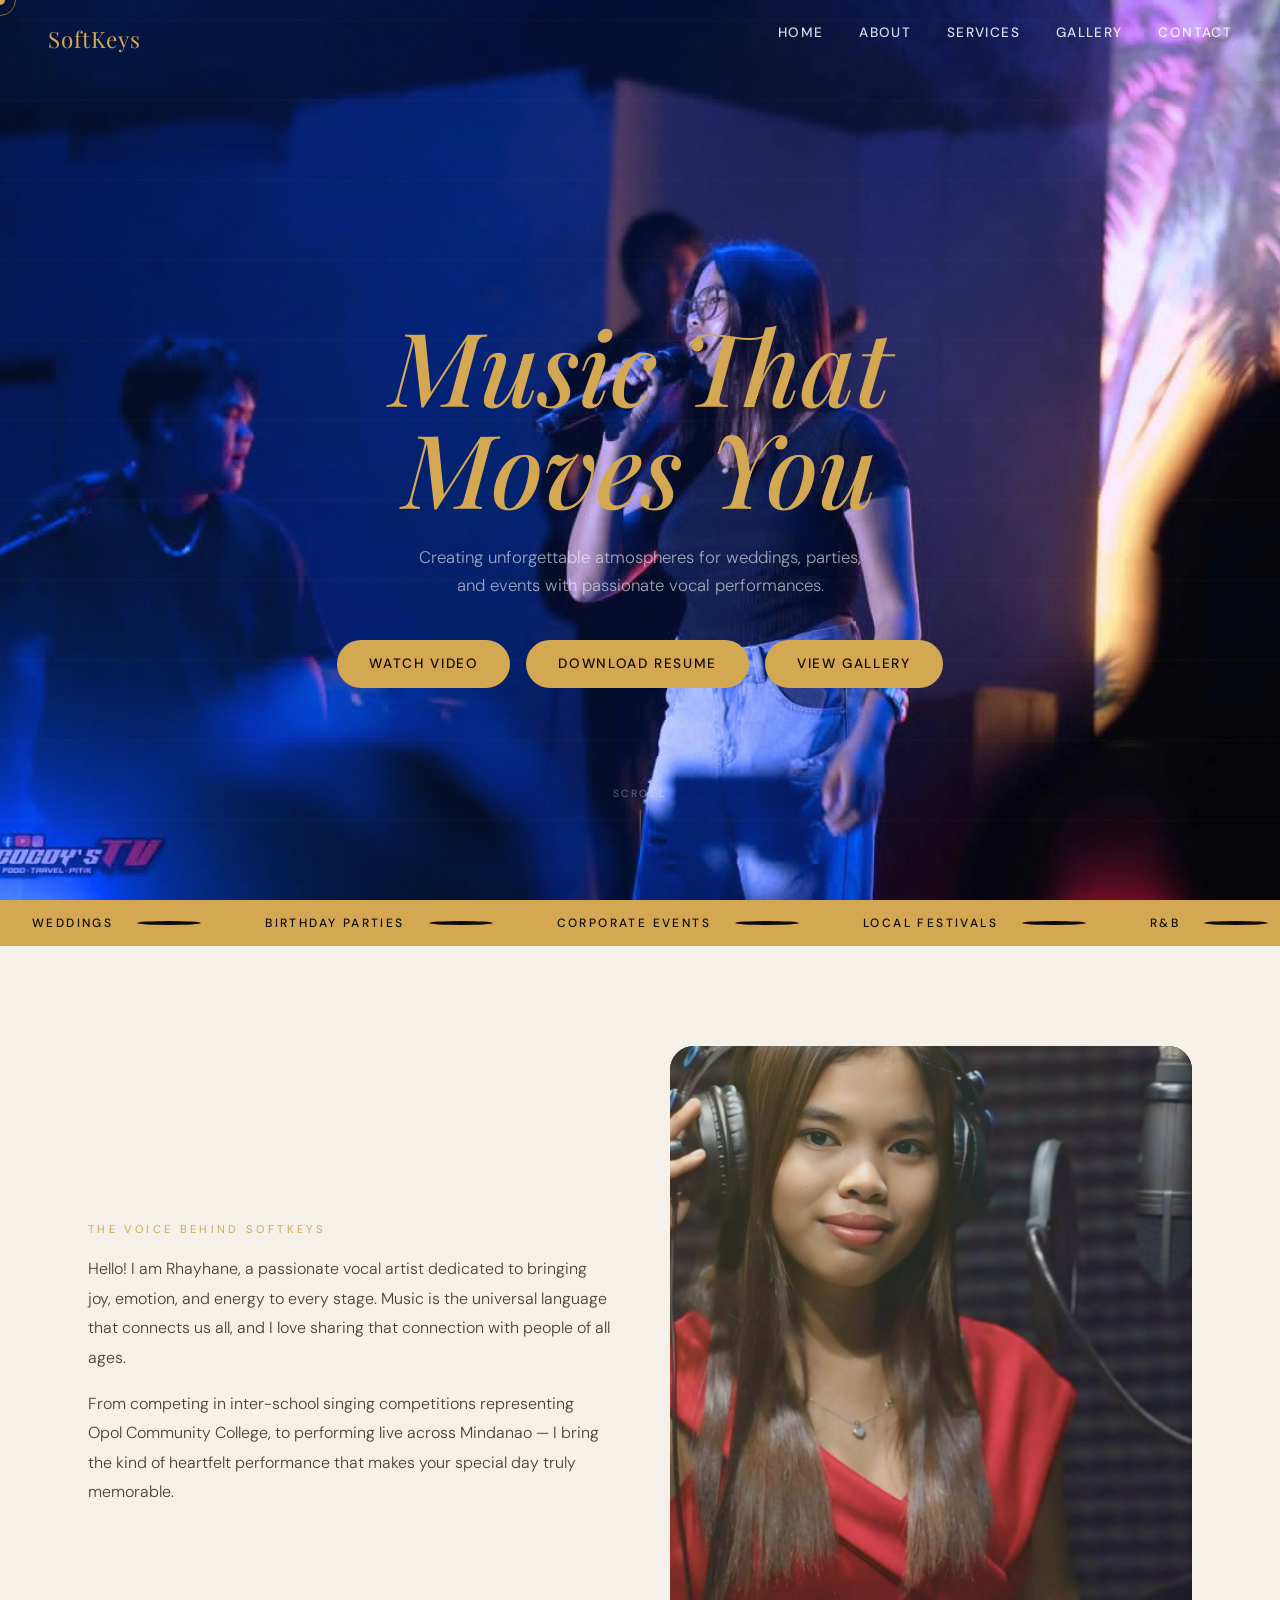
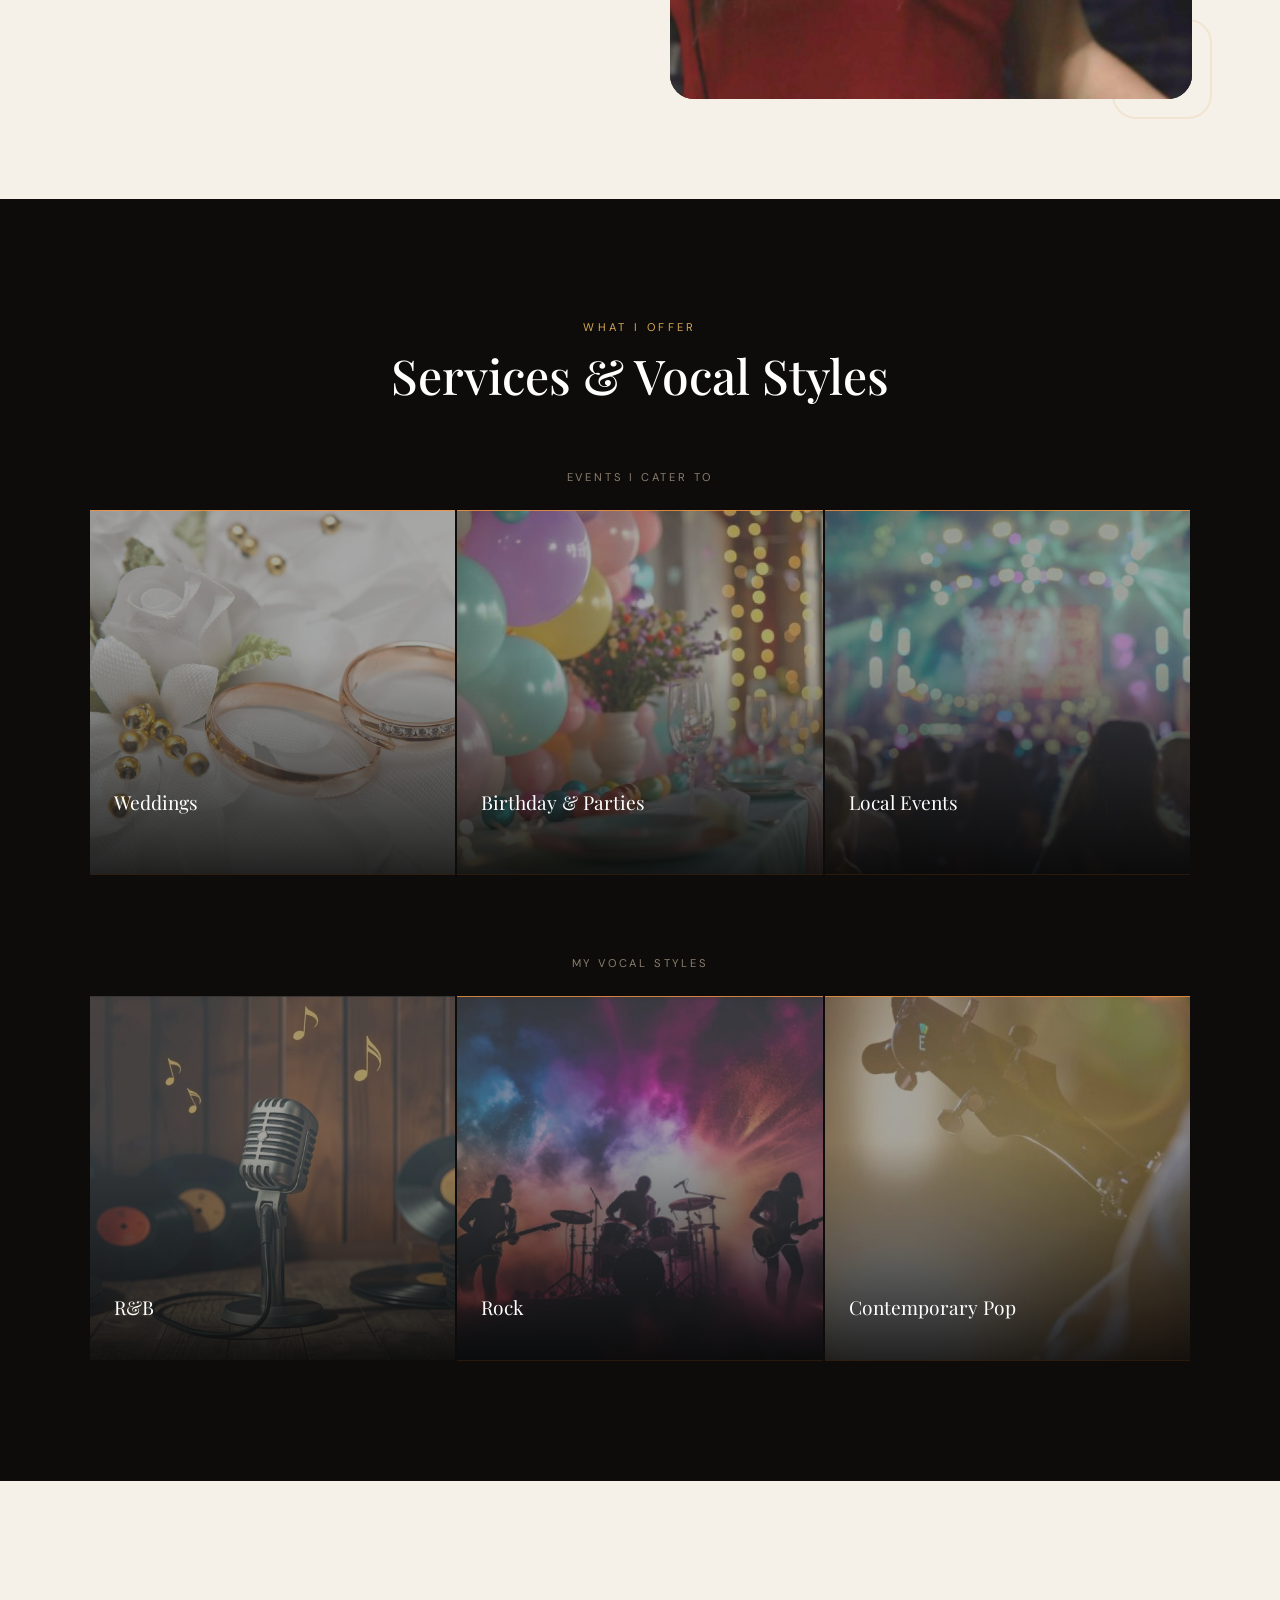
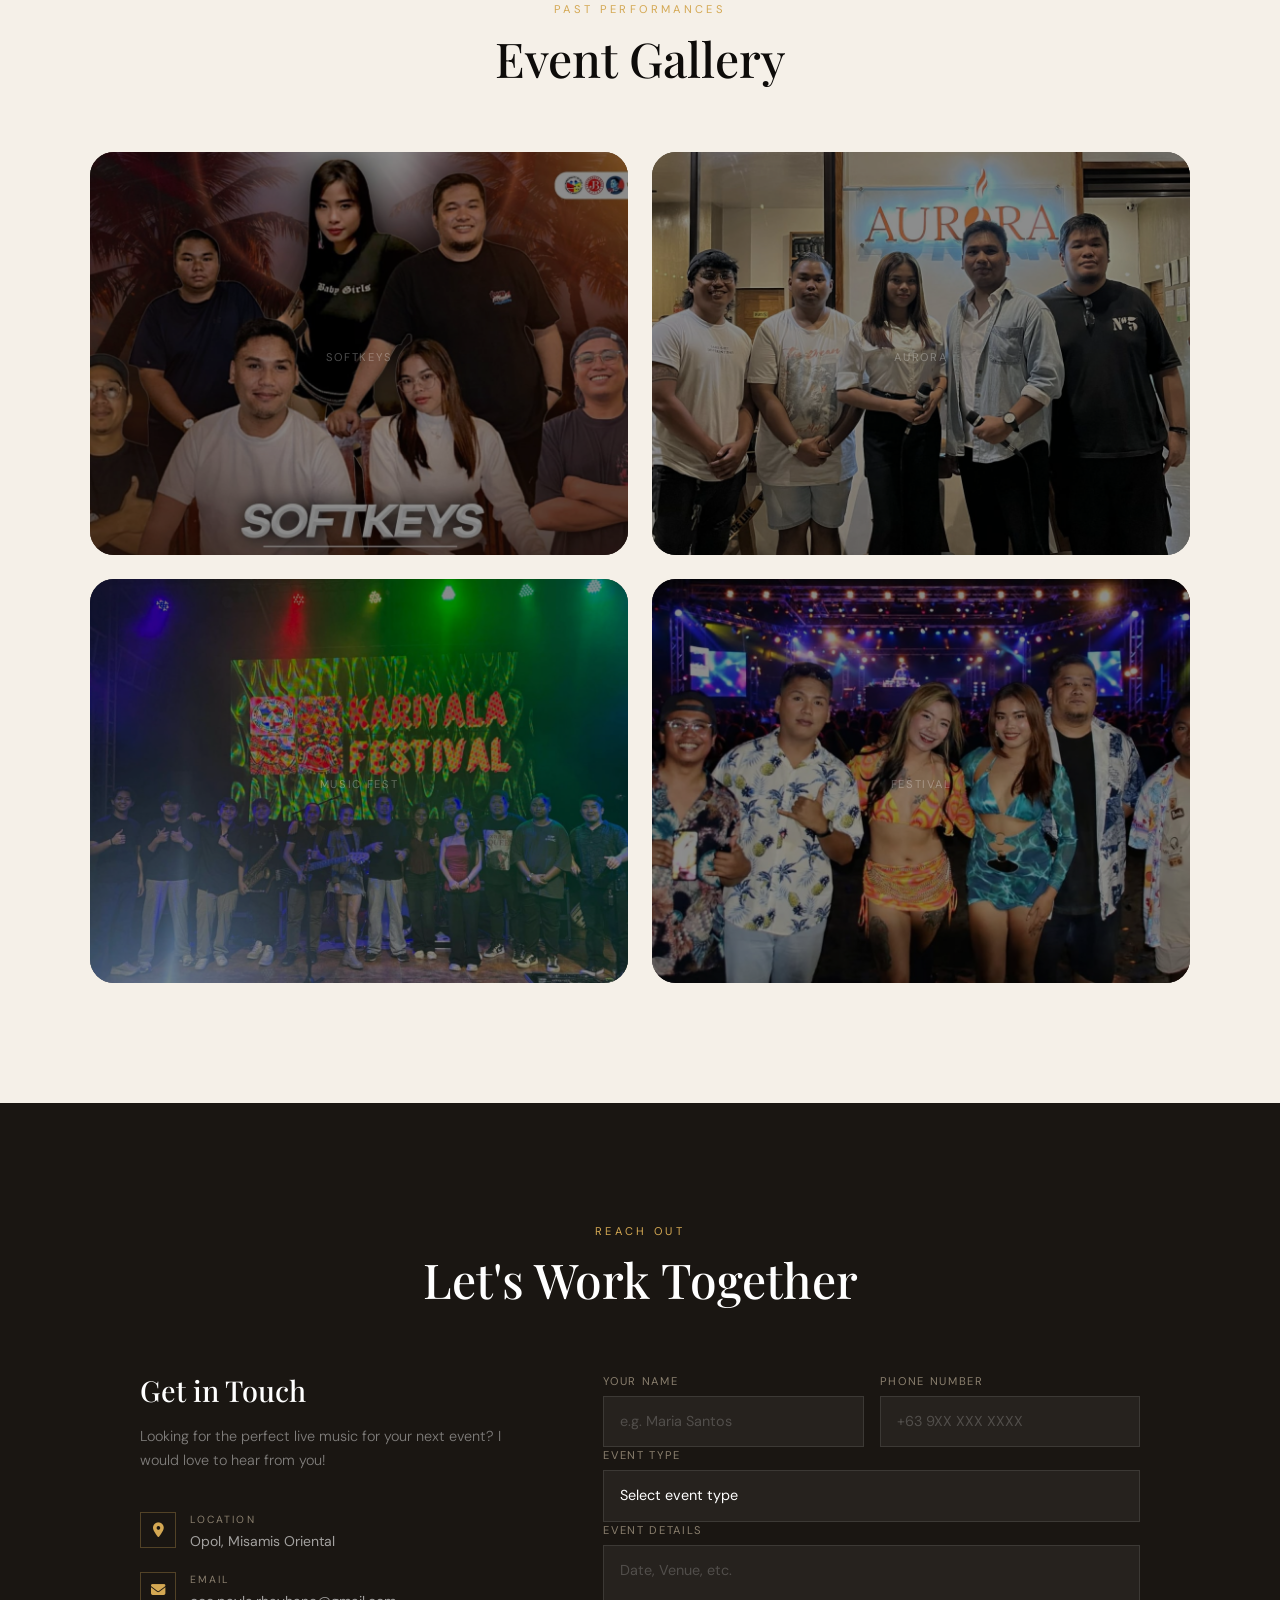
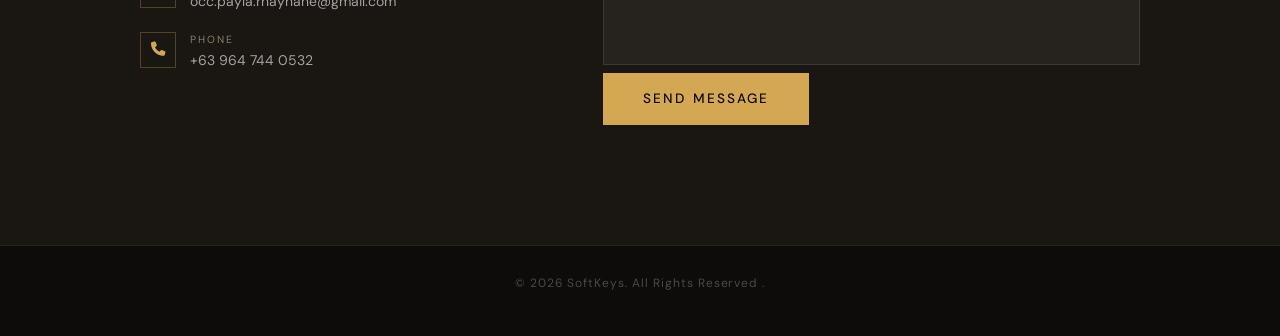
<file: index.html>
<!DOCTYPE html>
<html lang="en">
<head>
<meta charset="UTF-8">
<meta name="viewport" content="width=device-width, initial-scale=1.0">
<title>SoftKeys — Music That Moves You</title>
<link rel="preconnect" href="https://fonts.googleapis.com">
<link href="https://fonts.googleapis.com/css2?family=Playfair+Display:ital,wght@0,400;0,700;1,400&family=DM+Sans:wght@300;400;500&display=swap" rel="stylesheet">
<link rel="stylesheet"href="https://cdn.jsdelivr.net/npm/bootstrap@5.3.3/dist/css/bootstrap.min.css">
<link rel="stylesheet"href="https://cdnjs.cloudflare.com/ajax/libs/font-awesome/6.5.1/css/all.min.css">
<link rel="stylesheet" href="style.css">
</head>
<body>

<!-- Custom cursor -->
<div class="cursor" id="cursor"></div>
<div class="cursor-follower" id="cursorFollower"></div>
<nav id="nav">
  <a href="#hero" class="nav-logo">SoftKeys</a>
  <ul class="nav-links">
    <li><a href="#hero">Home</a></li>
    <li><a href="#about">About</a></li>
    <li><a href="#services">Services</a></li>
    <li><a href="#gallery">Gallery</a></li>
    <li><a href="#contact">Contact</a></li>
  </ul>
  <div class="hamburger" id="hamburger">
    <span></span><span></span><span></span>
  </div>
</nav>

<!-- HERO -->
<section id="hero">
  <div class="hero-bg" style="background-image: url('hero-background.jpg'); background-size: cover; background-position: center;"></div>
  <div class="hero-noise"></div>
  <div class="hero-lines"></div>
  <div class="hero-content">
    <h1 class="hero-title"><br><em>Music That Moves You</em></h1>
    <p class="hero-sub">Creating unforgettable atmospheres for weddings, parties,<br>and events with passionate vocal performances.</p>
    <div class="hero-btns">
      <a href="video.html" class="btn-primary">Watch Video</a>
      <a href="resume.html" class="btn-primary">Download Resume</a>
      <a href="#gallery" class="btn-primary">View Gallery</a>
    </div>
  </div>
  <div class="scroll-hint">
    <span>Scroll</span>
    <div class="scroll-line"></div>
  </div>
</section>

<!-- MARQUEE -->
<div class="marquee-wrap">
  <div class="marquee-track">
    <span>Weddings <span class="marquee-dot"></span></span>
    <span>Birthday Parties <span class="marquee-dot"></span></span>
    <span>Corporate Events <span class="marquee-dot"></span></span>
    <span>Local Festivals <span class="marquee-dot"></span></span>
    <span>R&amp;B <span class="marquee-dot"></span></span>
    <span>Rock <span class="marquee-dot"></span></span>
    <span>Contemporary Pop <span class="marquee-dot"></span></span>
    <span>OPM <span class="marquee-dot"></span></span>
    <span>Weddings <span class="marquee-dot"></span></span>
    <span>Birthday Parties <span class="marquee-dot"></span></span>
    <span>Corporate Events <span class="marquee-dot"></span></span>
    <span>Local Festivals <span class="marquee-dot"></span></span>
    <span>R&amp;B <span class="marquee-dot"></span></span>
    <span>Rock <span class="marquee-dot"></span></span>
    <span>Contemporary Pop <span class="marquee-dot"></span></span>
    <span>OPM <span class="marquee-dot"></span></span>
  </div>
</div>

<!-- ABOUT -->
<section id="about">
  <div class="about-content reveal">
    <p class="about-label">The Voice Behind SoftKeys</p>
    <p class="about-text">
      Hello! I am Rhayhane, a passionate vocal artist dedicated to bringing joy, emotion, and energy to every stage. Music is the universal language that connects us all, and I love sharing that connection with people of all ages.
    </p>
    <p class="about-text">
      From competing in inter-school singing competitions representing Opol Community College, to performing live across Mindanao — I bring the kind of heartfelt performance that makes your special day truly memorable.
    </p>
  </div>
  <div class="about-img-wrap reveal reveal-delay-1">
    <div class="about-img-frame">
      <div class="about-img-inner">
        <img src="profile.jpg" alt="Rhayhane - Vocal Artist" class="about-img">
      </div>
    </div>
    <div class="about-accent"></div>
  </div>
</section>

<!-- SERVICES -->
<section id="services">
  <div class="section-header reveal">
    <p class="section-label">What I Offer</p>
    <h2 class="section-title">Services &amp; Vocal Styles</h2>
  </div>

  <p style="text-align:center; font-size:0.7rem; letter-spacing:0.25em; text-transform:uppercase; color:var(--text-muted); margin-bottom:24px;" class="reveal">Events I Cater To</p>

  <div class="services-grid">
    <div class="service-card s1 reveal">
      <img src="s1.jpg" alt="Weddings" class="service-bg-img">
      <div class="service-overlay"></div>
      <div class="service-icon"></div>
      <div class="service-info">
        <div class="service-name">Weddings</div>
        <div class="service-desc">Romantic, timeless performances that make your special day unforgettable.</div>
      </div>
    </div>
    <div class="service-card s2 reveal reveal-delay-1">
      <img src="s2.jpg" alt="Weddings" class="service-bg-img">
      <div class="service-overlay"></div>
      <div class="service-icon"></div>
      <div class="service-info">
        <div class="service-name">Birthday & Parties</div>
        <div class="service-desc">High-energy sets that get everyone on the dance floor all night long.</div>
      </div>
    </div>
    <div class="service-card s3 reveal reveal-delay-2">
      <img src="s3.jpg" alt="Weddings" class="service-bg-img">
      <div class="service-overlay"></div>
      <div class="service-icon"></div>
      <div class="service-info">
        <div class="service-name">Local Events</div>
        <div class="service-desc">Festival stages, community gatherings, and city celebrations.</div>
      </div>
    </div>
  </div>

  <p style="text-align:center; font-size:0.7rem; letter-spacing:0.25em; text-transform:uppercase; color:var(--text-muted); margin: 48px 0 24px;" class="reveal">My Vocal Styles</p>

 <div class="services-grid reveal" style="max-width:1100px; margin:0 auto;">
    <div class="service-card s1 reveal">
      <img src="RNB.jpg" alt="Weddings" class="service-bg-img">
      <div class="service-overlay"></div>
      <div class="service-icon"></div>
      <div class="service-info">
        <div class="service-name">R&amp;B</div>
        <div class="service-desc">Soulful &amp; Smooth</div>
      </div>
    </div>
    <div class="service-card s2 reveal reveal-delay-1">
      <img src="Rock.jpg" alt="Weddings" class="service-bg-img">
      <div class="service-overlay"></div>
      <div class="service-icon"></div>
      <div class="service-info">
        <div class="service-name">Rock</div>
        <div class="service-desc">Powerful &amp; Raw</div>
      </div>
    </div>
    <div class="service-card s3 reveal reveal-delay-2">
      <img src="contemporary.jpg" alt="Weddings" class="service-bg-img">
      <div class="service-overlay"></div>
      <div class="service-icon"></div>
      <div class="service-info">
        <div class="service-name">Contemporary Pop</div>
        <div class="service-desc">Fresh &amp; Catchy</div>
      </div>
    </div>
</div>
</section>

<!-- GALLERY -->
<section id="gallery">
  <div class="section-header reveal">
    <p class="section-label">Past Performances</p>
    <h2 class="section-title dark">Event Gallery</h2>
  </div>
  
  <div class="gallery-grid">
    <div class="gal-item g1 reveal" onclick="window.location.href='softkeys.html'">
      <div class="gal-inner">
        <img src="softkeys.jpg" alt="SoftKeys" class="gallery-img">
        <div class="gal-placeholder">
          <span class="gal-emoji"></span>
          <span class="gal-cap">SoftKeys</span>
        </div>
        <div class="gal-overlay"></div>
        <div class="softkeys-badge">SoftKeys</div>
      </div>
    </div>
    

    <div class="gal-item g2 reveal reveal-delay-1" onclick="window.location.href='Aurora.html'">
      <div class="gal-inner">
        <img src="AURORA.jpg" alt="Singing Competition" class="gallery-img">
        <div class="gal-placeholder">
          <span class="gal-emoji"></span>
          <span class="gal-cap">Aurora</span>
        </div>
        <div class="gal-overlay"></div>
        <div class="softkeys-badge">SoftKeys</div>
      </div>
    </div>
    

    <div class="gal-item g3 reveal reveal-delay-2" onclick="window.location.href='Frolic.html'">
      <div class="gal-inner">
        <img src="Music.jpg" alt="Live Performance" class="gallery-img">
        <div class="gal-placeholder">
          <span class="gal-emoji"></span>
          <span class="gal-cap">Music Fest</span>
        </div>
        <div class="gal-overlay"></div>
        <div class="softkeys-badge">SoftKeys</div>
      </div>
    </div>
    
  
    <div class="gal-item g4 reveal reveal-delay-3" onclick="window.location.href=''">
      <div class="gal-inner">
        <img src="none.jpg" alt="Festival" class="gallery-img">
        <div class="gal-placeholder">
          <span class="gal-emoji"></span>
          <span class="gal-cap">Festival</span>
        </div>
        <div class="gal-overlay"></div>
        <div class="softkeys-badge">SoftKeys</div>
      </div>
    </div>
  </div>
</section>

<!-- CONTACT -->
<section id="contact">
  <div class="section-header reveal">
    <p class="section-label">Reach Out</p>
    <h2 class="section-title">Let's Work Together</h2>
  </div>
  <div class="contact-wrap">
    <div class="reveal">
      <h3 class="contact-info-title">Get in Touch</h3>
      <p class="contact-info-sub">Looking for the perfect live music for your next event? I would love to hear from you!</p>
      <div class="contact-detail">
        <div class="contact-detail-icon"><i class="fa-solid fa-location-dot"></i></div>
        <div class="contact-detail-text">
          <div class="contact-detail-label">Location</div>
          Opol, Misamis Oriental
        </div>
      </div>
      <div class="contact-detail">
        <div class="contact-detail-icon"><i class="fa fa-envelope"></i></div>
        <div class="contact-detail-text">
          <div class="contact-detail-label">Email</div>
          occ.payla.rhayhane@gmail.com
        </div>
      </div>
      <div class="contact-detail">
        <div class="contact-detail-icon"><i class="fa fa-phone"></i></div>
        <div class="contact-detail-text">
          <div class="contact-detail-label">Phone</div>
          +63 964 744 0532
        </div>
      </div>
    </div>
    <div class="contact-form reveal reveal-delay-1">
      <form id="contactForm">
        <div class="form-row">
          <div class="form-group">
            <label>Your Name</label>
            <input type="text" id="userName" placeholder="e.g. Maria Santos" required>
          </div>
          <div class="form-group">
            <label>Phone Number</label>
            <input type="tel" id="userPhone" placeholder="+63 9XX XXX XXXX" required>
          </div>
        </div>
        <div class="form-group">
          <label>Event Type</label>
          <select id="eventType" required>
            <option value="" disabled selected>Select event type</option>
            <option>Wedding</option>
            <option>Birthday Party</option>
            <option>Corporate Event</option>
            <option>Local Festival</option>
            <option>Other</option>
          </select>
        </div>
        <div class="form-group">
          <label>Event Details</label>
          <textarea id="eventDetails" placeholder="Date, Venue, etc." required></textarea>
        </div>
        <button type="submit" class="btn-submit">Send Message</button>
      </form>
    </div>
  </div>
</section>

<!-- Success Modal Popup -->
<div id="successModal" class="success-modal">
  <div class="success-modal-content">
    <div class="success-icon">✓</div>
    <h3>Message Sent Successfully!</h3>
    <p>Thank you for reaching out. I'll get back to you within 24 hours.</p>
    <button class="success-close-btn" id="closeSuccessBtn">Close</button>
  </div>
</div>
<script src="js.js"></script>

<!-- FOOTER -->
<footer>
  <!-- <div class="footer-logo">SoftKeys</div> -->
  <p class="footer-copy">© 2026 SoftKeys. All Rights Reserved .</p>
</footer>
</body>
</html>
</file>
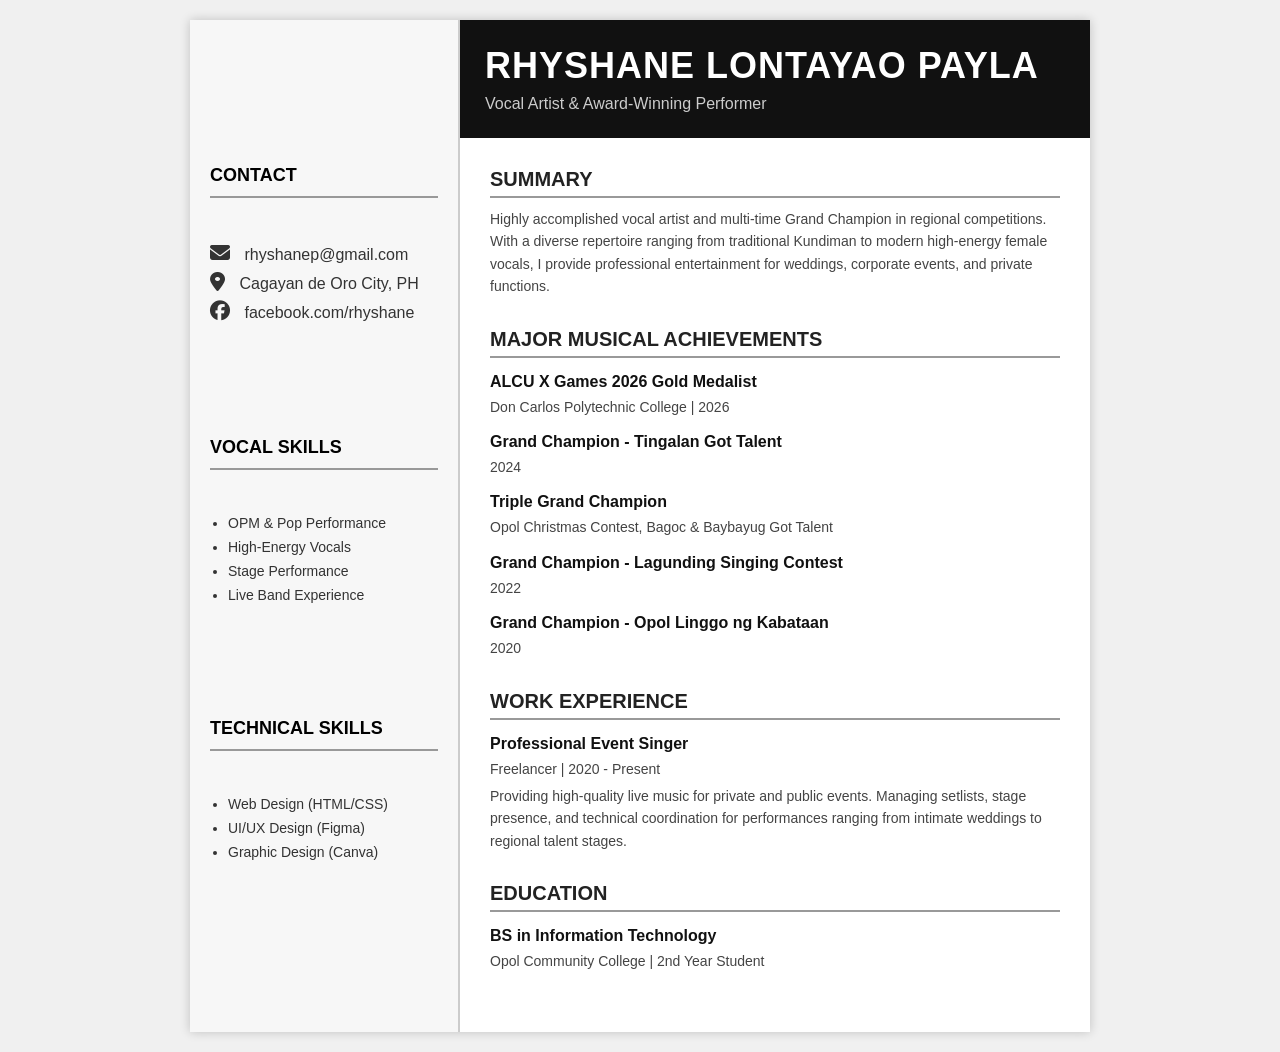
<file: resume.html>
<!DOCTYPE html>
<html lang="en">
<head>
  <meta charset="UTF-8">
  <meta name="viewport" content="width=device-width, initial-scale=1.0">
  <link rel="stylesheet" href="https://cdnjs.cloudflare.com/ajax/libs/font-awesome/6.5.1/css/all.min.css">
  <title>Resume</title>

  <style>
    *{
      margin:0;
      padding:0;
      box-sizing:border-box;
      font-family: Arial, sans-serif;
    }

    body{
      background:#f0f0f0;
      padding:20px;
    }

    .resume{
      max-width:900px;
      margin:auto;
      background:#fff;
      display:grid;
      grid-template-columns: 30% 70%;
      box-shadow:0 0 10px rgba(0,0,0,0.2);
    }

    /* LEFT SIDE */
    .left{
      background:#f7f7f7;
      padding:30px 20px;
      border-right:2px solid #ccc;
    }

    .left h3{
      margin-top:115px; 
      margin-bottom:45px;
      font-size:18px;
      border-bottom:2px solid #999;
      padding-bottom:10px;
    }

    .left h3:first-child{
    margin-top:45;
    
   }

    .left p,
    .left li{
      font-size:14px;
      margin-bottom:8px;
      color:#333;
    }

    .left ul{
      padding-left:18px;
    }

    .left p{
    font-size:16px; /* text size */
    }

    .left p i{
    font-size:20px;  /* icon size */
    margin-right:10px;
    color:#333;
    }

    /* RIGHT SIDE */
    .right{
      padding:30px;
    }

    .header{
      background:#111;
      color:#fff;
      padding:25px;
      margin:-30px -30px 30px -30px;
    }

    .header h1{
      font-size:36px;
      letter-spacing:1px;
    }

    .header p{
      margin-top:8px;
      color:#ccc;
    }

    .section{
      margin-bottom:30px;
    }

    .section h2{
      font-size:20px;
      margin-bottom:10px;
      border-bottom:2px solid #999;
      padding-bottom:5px;
      color:#222;
    }

    .section h4{
      margin-top:15px;
      color:#111;
    }

    .section p{
      margin-top:5px;
      line-height:1.6;
      color:#444;
      font-size:14px;
    }

    .year{
      color:#777;
      font-size:13px;
    }

  </style>
</head>
<body>

  <div class="resume">
    <div class="left">
      <h3>CONTACT</h3>
      <p><i class="fa-solid fa-envelope"></i> rhyshanep@gmail.com</p>
      <p><i class="fa-solid fa-location-dot"></i> Cagayan de Oro City, PH</p>
      <p><i class="fa-brands fa-facebook"></i> facebook.com/rhyshane</p>
      <h3>VOCAL SKILLS</h3>
      <ul>
        <li>OPM & Pop Performance</li>
        <li>High-Energy Vocals</li>
        <li>Stage Performance</li>
        <li>Live Band Experience</li>
      </ul>
      <h3>TECHNICAL SKILLS</h3>
      <ul>
        <li>Web Design (HTML/CSS)</li>
        <li>UI/UX Design (Figma)</li>
        <li>Graphic Design (Canva)</li>
      </ul>
    </div>


    <div class="right">
      <div class="header">
        <h1>RHYSHANE LONTAYAO PAYLA</h1>
        <p>Vocal Artist & Award-Winning Performer</p>
      </div>
      <div class="section">
        <h2>SUMMARY</h2>
        <p>
          Highly accomplished vocal artist and multi-time Grand Champion
          in regional competitions. With a diverse repertoire ranging
          from traditional Kundiman to modern high-energy female vocals,
          I provide professional entertainment for weddings, corporate
          events, and private functions.
        </p>
      </div>
      <div class="section">
        <h2>MAJOR MUSICAL ACHIEVEMENTS</h2>
        <h4>ALCU X Games 2026 Gold Medalist</h4>
        <p class="year">Don Carlos Polytechnic College | 2026</p>
        <h4>Grand Champion - Tingalan Got Talent</h4>
        <p class="year">2024</p>
        <h4>Triple Grand Champion</h4>
        <p class="year">Opol Christmas Contest, Bagoc & Baybayug Got Talent</p>
        <h4>Grand Champion - Lagunding Singing Contest</h4>
        <p class="year">2022</p>
        <h4>Grand Champion - Opol Linggo ng Kabataan</h4>
        <p class="year">2020</p>
      </div>
      <div class="section">
        <h2>WORK EXPERIENCE</h2>
        <h4>Professional Event Singer</h4>
        <p class="year">Freelancer | 2020 - Present</p>
        <p>
          Providing high-quality live music for private and public events.
          Managing setlists, stage presence, and technical coordination
          for performances ranging from intimate weddings to regional talent stages.
        </p>
      </div>
      <div class="section">
        <h2>EDUCATION</h2>
        <h4>BS in Information Technology</h4>
        <p class="year">Opol Community College | 2nd Year Student</p>
      </div>
    </div>
  </div>

</body>
</html>
</file>
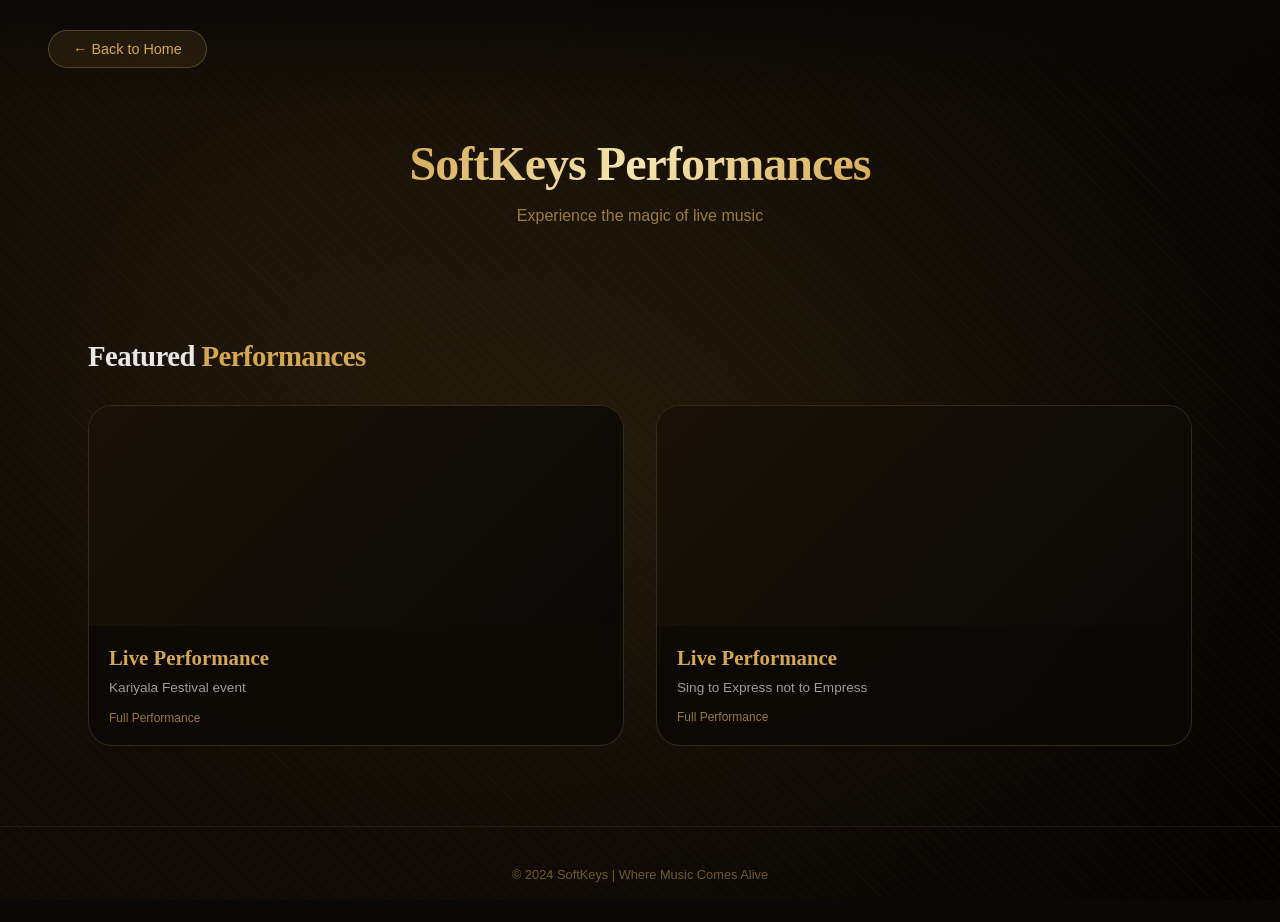
<file: video.html>
<!DOCTYPE html>
<html lang="en">
<head>
    <meta charset="UTF-8">
    <meta name="viewport" content="width=device-width, initial-scale=1.0">
    <title>Watch Video - SoftKeys</title>
    <style>
        * {
            margin: 0;
            padding: 0;
            box-sizing: border-box;
        }

        body {
            font-family: 'Poppins', sans-serif;
            background: #0a0806; 
            min-height: 100vh;
        }

        .golden-bg {
            position: fixed;
            top: 0;
            left: 0;
            width: 100%;
            height: 100%;
            z-index: -2;
            background: radial-gradient(circle at 20% 30%, #1a1208 0%, #050302 100%);
        }

        .golden-bg::before {
            content: '';
            position: absolute;
            top: 0;
            left: 0;
            width: 100%;
            height: 100%;
            background: repeating-linear-gradient(
                45deg,
                rgba(212, 168, 83, 0.02) 0px,
                rgba(212, 168, 83, 0.02) 2px,
                transparent 2px,
                transparent 8px
            );
            pointer-events: none;
        }

        .golden-bg::after {
            content: '';
            position: absolute;
            top: 0;
            left: 0;
            width: 100%;
            height: 100%;
            background: radial-gradient(ellipse at 50% 50%, rgba(212,168,83,0.08) 0%, transparent 70%);
            pointer-events: none;
        }

        .video-header {
            padding: 30px 48px;
            background: linear-gradient(180deg, rgba(10,8,6,0.95) 0%, rgba(10,8,6,0) 100%);
            position: fixed;
            top: 0;
            left: 0;
            right: 0;
            z-index: 100;
        }

        .back-btn {
            color: #d4a853;
            text-decoration: none;
            font-size: 0.9rem;
            font-weight: 500;
            background: rgba(212, 168, 83, 0.1);
            backdrop-filter: blur(10px);
            padding: 10px 24px;
            border-radius: 40px;
            border: 1px solid rgba(212, 168, 83, 0.3);
            transition: all 0.3s ease;
            display: inline-flex;
            align-items: center;
            gap: 8px;
        }

        .back-btn:hover {
            background: #d4a853;
            color: #0a0806;
            border-color: transparent;
        }

        .hero-section {
            height: 40vh;
            display: flex;
            align-items: center;
            justify-content: center;
            text-align: center;
            position: relative;
        }

        .hero-content h1 {
            font-size: 3rem;
            font-weight: 600;
            font-family: 'Playfair Display', serif;
            background: linear-gradient(135deg, #d4a853 0%, #f5e6b0 50%, #d4a853 100%);
            -webkit-background-clip: text;
            -webkit-text-fill-color: transparent;
            margin-bottom: 16px;
            letter-spacing: -0.02em;
        }

        .hero-content p {
            color: rgba(212, 168, 83, 0.7);
            font-size: 1rem;
            font-weight: 300;
        }

        .video-selection {
            max-width: 1200px;
            margin: -20px auto 80px;
            padding: 0 48px;
            position: relative;
            z-index: 10;
        }

        .section-title {
            color: #d4a853;
            font-size: 1.8rem;
            font-weight: 600;
            margin-bottom: 32px;
            letter-spacing: -0.02em;
            font-family: 'Playfair Display', serif;
        }

        .section-title span {
            color: rgba(255,255,255,0.9);
        }

        .video-grid {
            display: grid;
            grid-template-columns: repeat(auto-fit, minmax(300px, 1fr));
            gap: 32px;
        }

        .video-card {
            background: rgba(10, 8, 6, 0.8);
            backdrop-filter: blur(10px);
            border-radius: 24px;
            overflow: hidden;
            cursor: pointer;
            transition: all 0.4s ease;
            border: 1px solid rgba(212, 168, 83, 0.2);
            position: relative;
        }

        .video-card:hover {
            transform: translateY(-12px);
            border-color: rgba(212, 168, 83, 0.6);
            box-shadow: 0 20px 40px rgba(212, 168, 83, 0.1);
        }

        .video-thumbnail {
            position: relative;
            height: 220px;
            overflow: hidden;
            background: linear-gradient(135deg, #1a1208, #0a0806);
            display: flex;
            align-items: center;
            justify-content: center;
        }

        .video-thumbnail .no-thumb {
            color: #d4a853;
            font-size: 3rem;
            display: flex;
            align-items: center;
            justify-content: center;
            height: 100%;
        }

        .play-overlay {
            position: absolute;
            inset: 0;
            background: rgba(0,0,0,0.5);
            display: flex;
            align-items: center;
            justify-content: center;
            opacity: 0;
            transition: opacity 0.3s ease;
        }

        .video-card:hover .play-overlay {
            opacity: 1;
        }

        .play-icon {
            width: 60px;
            height: 60px;
            background: rgba(212, 168, 83, 0.9);
            border-radius: 50%;
            display: flex;
            align-items: center;
            justify-content: center;
            font-size: 24px;
            color: #0a0806;
            transition: all 0.3s;
        }

        .play-icon::before {
            content: "▶";
        }

        .play-icon:hover {
            transform: scale(1.1);
            background: #d4a853;
        }

        .video-info {
            padding: 20px;
        }

        .video-title {
            color: #d4a853;
            font-size: 1.3rem;
            font-weight: 600;
            margin-bottom: 8px;
            font-family: 'Playfair Display', serif;
        }

        .video-desc {
            color: rgba(255,255,255,0.6);
            font-size: 0.85rem;
            line-height: 1.5;
        }

        .duration {
            display: inline-block;
            margin-top: 12px;
            font-size: 0.75rem;
            color: rgba(212, 168, 83, 0.7);
        }

        .video-modal {
            display: none;
            position: fixed;
            top: 0;
            left: 0;
            width: 100%;
            height: 100%;
            background: rgba(5, 3, 2, 0.98);
            z-index: 1000;
            justify-content: center;
            align-items: center;
        }

        .video-modal.active {
            display: flex;
        }

        .modal-content {
            position: relative;
            width: 90%;
            max-width: 1000px;
        }

        .modal-content video {
            width: 100%;
            max-height: 80vh;
            border-radius: 16px;
            box-shadow: 0 0 50px rgba(212, 168, 83, 0.2);
            border: 1px solid rgba(212, 168, 83, 0.3);
            background: #000;
        }

        .close-modal {
            position: absolute;
            top: -50px;
            right: 0;
            background: rgba(212, 168, 83, 0.9);
            border: none;
            color: #0a0806;
            font-size: 24px;
            cursor: pointer;
            width: 40px;
            height: 40px;
            border-radius: 50%;
            display: flex;
            align-items: center;
            justify-content: center;
            transition: all 0.3s;
        }

        .close-modal:hover {
            transform: scale(1.1);
            background: #d4a853;
        }

        .video-footer {
            text-align: center;
            padding: 40px;
            border-top: 1px solid rgba(212, 168, 83, 0.1);
            color: rgba(212, 168, 83, 0.5);
            font-size: 0.8rem;
        }

        /* Error message */
        .video-error {
            display: none;
            text-align: center;
            color: #ff6b6b;
            margin-top: 20px;
            padding: 20px;
            background: rgba(255,0,0,0.1);
            border-radius: 12px;
        }

        @media (max-width: 768px) {
            .video-header { padding: 20px 24px; }
            .hero-section { height: 30vh; }
            .hero-content h1 { font-size: 1.8rem; }
            .video-selection { padding: 0 24px; }
            .section-title { font-size: 1.4rem; }
            .video-grid { gap: 20px; }
        }
    </style>
</head>
<body>

    <div class="golden-bg"></div>
    <div class="video-header">
        <a href="#" class="back-btn" onclick="history.back()">← Back to Home</a>
    </div>
    <div class="hero-section">
        <div class="hero-content">
            <h1>SoftKeys Performances</h1>
            <p>Experience the magic of live music</p>
        </div>
    </div>

    <div class="video-selection">
        <h2 class="section-title"><span>Featured</span> Performances</h2>
        <div class="video-grid">
           
            <!-- Video Card 1 -->
            <div class="video-card" data-video="assets/video/video.mp4">
                <div class="video-thumbnail">
                    <div class="no-thumb"></div>
                    <div class="play-overlay">
                        <div class="play-icon"></div>
                    </div>
                </div>
                <div class="video-info">
                    <div class="video-title">Live Performance</div>
                    <div class="video-desc">Kariyala Festival event</div>
                    <span class="duration">Full Performance</span>
                </div>
            </div>

            <!-- Video Card 2 -->
            <div class="video-card" data-video="assets/videos/performance2.mp4">
                <div class="video-thumbnail">
                    <div class="no-thumb"></div>
                    <div class="play-overlay">
                        <div class="play-icon"></div>
                    </div>
                </div>
                <div class="video-info">
                    <div class="video-title">Live Performance</div>
                    <div class="video-desc">Sing to Express not to Empress</div>
                    <span class="duration">Full Performance</span>
                </div>
            </div>
        </div>
    </div>

    <div class="video-footer">
        <p>© 2024 SoftKeys | Where Music Comes Alive</p>
    </div>

    <div class="video-modal" id="videoModal">
        <div class="modal-content">
            <button class="close-modal" id="closeModal">✕</button>
            <video id="mainVideo" controls>
                <source src="" type="video/mp4">
                Your browser does not support the video tag.
            </video>
            <div class="video-error" id="videoError">
                 Cannot play video. The file format may not be supported. Please try a different browser or convert the video to MP4.
            </div>
        </div>
    </div>

    <script>
        const videoCards = document.querySelectorAll('.video-card');
        const modal = document.getElementById('videoModal');
        const mainVideo = document.getElementById('mainVideo');
        const closeModal = document.getElementById('closeModal');
        const videoError = document.getElementById('videoError');

        videoCards.forEach(card => {
            card.addEventListener('click', function() {
                const videoSrc = this.getAttribute('data-video');
                
                // Hide error message
                videoError.style.display = 'none';
                
                // Set video source
                const source = mainVideo.querySelector('source');
                source.src = videoSrc;
                
                // Reload video
                mainVideo.load();
                
                // Show modal
                modal.classList.add('active');
                
                // Try to play
                const playPromise = mainVideo.play();
                
                if (playPromise !== undefined) {
                    playPromise.catch(error => {
                        console.log('Play error:', error);
                        // Show error message if video cannot play
                        if (error.name === 'NotSupportedError') {
                            videoError.style.display = 'block';
                        }
                    });
                }
                
                // Check if video has video track
                mainVideo.addEventListener('loadedmetadata', function() {
                    if (mainVideo.videoWidth === 0) {
                        console.log('Video has no video track - audio only');
                        videoError.style.display = 'block';
                        videoError.textContent = '⚠️ This file contains audio only. No video track found.';
                    }
                }, { once: true });
            });
        });

        function closeVideoModal() {
            modal.classList.remove('active');
            mainVideo.pause();
            mainVideo.currentTime = 0;
            videoError.style.display = 'none';
        }

        closeModal.addEventListener('click', closeVideoModal);

        modal.addEventListener('click', function(e) {
            if (e.target === modal) {
                closeVideoModal();
            }
        });

        document.addEventListener('keydown', function(e) {
            if (e.key === 'Escape' && modal.classList.contains('active')) {
                closeVideoModal();
            }
        });
    </script>
</body>
</html>
</file>
<file: style.css>
:root {
    --gold: #D4A853;
    --gold-light: #F0C97A;
    --dark: #0E0C0A;
    --dark2: #1A1612;
    --dark3: #252018;
    --cream: #F5F0E8;
    --text-muted: #8A7F6E;
    --orange: #E87D3E;
  }

  * { margin: 0; padding: 0; box-sizing: border-box; }

  html { scroll-behavior: smooth; }

  body {
    font-family: 'DM Sans', sans-serif;
    background: var(--cream);
    color: var(--dark);
    overflow-x: hidden;
    cursor: none;
  }

  /* Custom cursor */
  .cursor {
    width: 10px; height: 10px;
    background: var(--gold);
    border-radius: 50%;
    position: fixed;
    pointer-events: none;
    z-index: 9999;
    transition: transform 0.1s ease;
    transform: translate(-50%, -50%);
  }
  .cursor-follower {
    width: 32px; height: 32px;
    border: 1.5px solid var(--gold);
    border-radius: 50%;
    position: fixed;
    pointer-events: none;
    z-index: 9998;
    transition: transform 0.18s ease, width 0.2s, height 0.2s, opacity 0.2s;
    transform: translate(-50%, -50%);
    opacity: 0.6;
  }
  body:hover .cursor-follower { opacity: 0.6; }
  a:hover ~ .cursor-follower, button:hover ~ .cursor-follower { transform: translate(-50%,-50%) scale(1.8); }

  /* NAV */
  nav {
    position: fixed;
    top: 0; left: 0; right: 0;
    z-index: 100;
    padding: 20px 48px;
    display: flex;
    align-items: center;
    justify-content: space-between;
    transition: background 0.4s ease, padding 0.3s ease, box-shadow 0.3s;
  }
  nav.scrolled {
    background: rgba(14,12,10,0.92);
    backdrop-filter: blur(12px);
    padding: 14px 48px;
    box-shadow: 0 2px 40px rgba(0,0,0,0.3);
  }
  .nav-logo {
    font-family: 'Playfair Display', serif;
    font-size: 1.4rem;
    color: var(--gold);
    letter-spacing: 0.04em;
    text-decoration: none;
    transition: opacity 0.2s;
  }
  .nav-logo:hover { opacity: 0.8; }
  .nav-links { display: flex; gap: 36px; list-style: none; }
  .nav-links a {
    color: #fff;
    text-decoration: none;
    font-size: 0.85rem;
    font-weight: 500;
    letter-spacing: 0.1em;
    text-transform: uppercase;
    position: relative;
    opacity: 0.85;
    transition: opacity 0.2s;
  }
  .nav-links a::after {
    content: '';
    position: absolute;
    bottom: -3px; left: 0; right: 0;
    height: 1px;
    background: var(--gold);
    transform: scaleX(0);
    transform-origin: left;
    transition: transform 0.3s ease;
  }
  .nav-links a:hover { opacity: 1; }
  .nav-links a:hover::after { transform: scaleX(1); }

  /* HERO */
  #hero {
    height: 100vh;
    position: relative;
    display: flex;
    align-items: center;
    justify-content: center;
    overflow: hidden;
    background: var(--dark);
  }
  .hero-bg {
    position: absolute; inset: 0;
    background:
      radial-gradient(ellipse 80% 60% at 60% 40%, rgba(212,168,83,0.18) 0%, transparent 65%),
      radial-gradient(ellipse 50% 80% at 20% 80%, rgba(232,125,62,0.12) 0%, transparent 60%),
      linear-gradient(160deg, #0E0C0A 0%, #1A1410 60%, #0a0806 100%);
  }
  .hero-noise {
    position: absolute; inset: 0;
    opacity: 0.04;
    background-image: url("data:image/svg+xml,%3Csvg viewBox='0 0 200 200' xmlns='http://www.w3.org/2000/svg'%3E%3Cfilter id='n'%3E%3CfeTurbulence type='fractalNoise' baseFrequency='0.9' numOctaves='4' stitchTiles='stitch'/%3E%3C/filter%3E%3Crect width='100%25' height='100%25' filter='url(%23n)'/%3E%3C/svg%3E");
    background-size: 200px 200px;
  }
  .hero-lines {
    position: absolute; inset: 0;
    background: repeating-linear-gradient(
      0deg, transparent, transparent 79px,
      rgba(212,168,83,0.04) 79px, rgba(212,168,83,0.04) 80px
    );
  }
  .hero-content {
    position: relative;
    text-align: center;
    max-width: 820px;
    padding: 0 24px;
  }
  .hero-eyebrow {
    font-size: 0.75rem;
    letter-spacing: 0.3em;
    text-transform: uppercase;
    color: var(--gold);
    margin-bottom: 20px;
    opacity: 0;
    animation: fadeUp 0.8s 0.4s ease forwards;
  }
  .hero-title {
    font-family: 'Playfair Display', serif;
    font-size: clamp(3rem, 8vw, 6.5rem);
    line-height: 1.0;
    color: #fff;
    margin-bottom: 24px;
    opacity: 0;
    animation: fadeUp 0.9s 0.65s ease forwards;
  }
  .hero-title em {
    font-style: italic;
    color: var(--gold);
  }
  .hero-sub {
    font-size: 1.05rem;
    color: rgba(255,255,255,0.6);
    line-height: 1.7;
    margin-bottom: 40px;
    font-weight: 300;
    opacity: 0;
    animation: fadeUp 0.9s 0.9s ease forwards;
  }
  .hero-btns {
    display: flex; gap: 16px; justify-content: center; flex-wrap: wrap;
    opacity: 0;
    animation: fadeUp 0.9s 1.1s ease forwards;
  }
  .btn-primary {
     border-radius: 40px; 
    background: var(--gold);
    color: var(--dark);
    border: none;
    padding: 14px 32px;
    font-family: 'DM Sans', sans-serif;
    font-weight: 500;
    font-size: 0.85rem;
    letter-spacing: 0.12em;
    text-transform: uppercase;
    cursor: none;
    text-decoration: none;
    transition: background 0.2s, transform 0.2s, box-shadow 0.2s;
    display: inline-block;
  }
  .btn-primary:hover {
    border-radius: 50;
    background: var(--gold-light);
    transform: translateY(-2px);
    box-shadow: 0 8px 28px rgba(212,168,83,0.35);
  }
  .btn-outline {
    background: transparent;
    color: #fff;
    border: 1px solid rgba(255,255,255,0.35);
    padding: 14px 32px;
    font-family: 'DM Sans', sans-serif;
    font-weight: 500;
    font-size: 0.85rem;
    letter-spacing: 0.12em;
    text-transform: uppercase;
    cursor: none;
    text-decoration: none;
    transition: border-color 0.2s, color 0.2s, transform 0.2s;
    display: inline-block;
  }
  .btn-outline:hover {
    border-color: var(--gold);
    color: var(--gold);
    transform: translateY(-2px);
  }
  .scroll-hint {
    position: absolute;
    bottom: 40px; left: 50%;
    transform: translateX(-50%);
    display: flex; flex-direction: column; align-items: center; gap: 8px;
    opacity: 0;
    animation: fadeIn 1s 2s ease forwards;
  }
  .scroll-hint span {
    font-size: 0.65rem; letter-spacing: 0.25em; text-transform: uppercase;
    color: rgba(255,255,255,0.35);
  }
  .scroll-line {
    width: 1px; height: 50px;
    background: linear-gradient(to bottom, rgba(212,168,83,0.6), transparent);
    animation: scrollPulse 2s 2s ease infinite;
  }

  /* ABOUT */
  #about {
    background: var(--cream);
    padding: 120px 48px;
    display: grid;
    grid-template-columns: 1fr 1fr;
    gap: 80px;
    align-items: center;
    max-width: 1100px;
    margin: 0 auto;
  }
  .about-label {
    font-size: 0.7rem;
    letter-spacing: 0.3em;
    text-transform: uppercase;
    color: var(--gold);
    margin-bottom: 16px;
  }
  .about-title {
    font-family: 'Playfair Display', serif;
    font-size: clamp(2rem, 4vw, 3rem);
    line-height: 1.15;
    margin-bottom: 24px;
    color: var(--dark);
  }
  .about-text {
    font-size: 1rem;
    line-height: 1.85;
    color: #4a4035;
    font-weight: 300;
  }
  .about-text + .about-text { margin-top: 16px; }
  .about-img-wrap {
    position: relative;
  }
  .about-img-frame {
    width: 100%;
    aspect-ratio: 3/4;
    background: var(--dark2);
    position: relative;
    overflow: hidden;
  }
  .about-img-frame::before {
    content: '';
    position: absolute;
    inset: 0;
    background: linear-gradient(135deg, rgba(212,168,83,0.15) 0%, transparent 60%);
    z-index: 1;
  }
  .about-img-inner {
    width: 100%; height: 100%;
    background: linear-gradient(160deg, #2a2018 0%, #1a1410 100%);
    display: flex; align-items: center; justify-content: center;
    font-family: 'Playfair Display', serif;
    font-size: 5rem;
    color: rgba(212,168,83,0.2);
  }
  .about-accent {
    position: absolute;
    bottom: -16px; right: -16px;
    width: 120px; height: 120px;
    border: 2px solid var(--gold);
    opacity: 0.5;
    z-index: -1;
  }
  .about-stats {
    display: flex; gap: 32px; margin-top: 40px;
  }
  .stat-item { text-align: left; }
  .stat-num {
    font-family: 'Playfair Display', serif;
    font-size: 2.2rem;
    color: var(--gold);
    line-height: 1;
    margin-bottom: 4px;
  }
  .stat-label {
    font-size: 0.75rem;
    color: var(--text-muted);
    text-transform: uppercase;
    letter-spacing: 0.1em;
  }

  /* SERVICES */
  #services {
    background: var(--dark);
    padding: 120px 48px;
    overflow: hidden;
  }
  .section-header {
    text-align: center;
    margin-bottom: 64px;
  }
  .section-label {
    font-size: 0.7rem;
    letter-spacing: 0.3em;
    text-transform: uppercase;
    color: var(--gold);
    margin-bottom: 12px;
  }
  .section-title {
    font-family: 'Playfair Display', serif;
    font-size: clamp(2rem, 4vw, 3rem);
    color: #fff;
  }
  .section-title.dark { color: var(--dark); }

  .services-grid {
    display: grid;
    grid-template-columns: repeat(3, 1fr);
    gap: 2px;
    max-width: 1100px;
    margin: 0 auto 80px;
  }
  .service-card {
    position: relative;
    aspect-ratio: 1;
    overflow: hidden;
    cursor: none;
  }

  .service-bg-img {
  position: absolute;
  width: 100%;
  height: 100%;
  object-fit: cover; /* o kaya 'contain' depende sa gusto nimo */
  object-position: center;
}
  .service-bg {
    position: absolute; inset: 0;
    transition: transform 0.6s ease;
  }
  .service-card:hover .service-bg { transform: scale(1.08); }
  .s1 .service-bg { background: linear-gradient(135deg, #3a2a1a 0%, #1a1008 100%); }
  .s2 .service-bg { background: linear-gradient(135deg, #1a2a3a 0%, #0a1018 100%); }
  .s3 .service-bg { background: linear-gradient(135deg, #2a1a3a 0%, #100818 100%); }
  .s4 .service-bg { background: linear-gradient(135deg, #3a3a1a 0%, #181808 100%); }
  .s5 .service-bg { background: linear-gradient(135deg, #1a3a2a 0%, #081810 100%); }
  .s6 .service-bg { background: linear-gradient(135deg, #3a1a1a 0%, #180808 100%); }
  .service-overlay {
    position: absolute; inset: 0;
    background: linear-gradient(to top, rgba(0,0,0,0.8) 0%, transparent 60%);
    transition: background 0.4s;
  }
  .service-card:hover .service-overlay {
    background: linear-gradient(to top, rgba(0,0,0,0.9) 0%, rgba(0,0,0,0.3) 100%);
  }
  .service-icon {
    position: absolute;
    top: 50%; left: 50%;
    transform: translate(-50%, -50%);
    font-size: 3rem;
    transition: transform 0.4s ease, opacity 0.4s ease;
    opacity: 0.5;
  }
  .service-card:hover .service-icon {
    transform: translate(-50%, -70%);
    opacity: 0.2;
  }
  .service-info {
    position: absolute;
    bottom: 0; left: 0; right: 0;
    padding: 24px;
    transform: translateY(10px);
    transition: transform 0.4s ease;
  }
  .service-card:hover .service-info { transform: translateY(0); }
  .service-name {
    font-family: 'Playfair Display', serif;
    font-size: 1.2rem;
    color: #fff;
    margin-bottom: 6px;
  }
  .service-desc {
    font-size: 0.8rem;
    color: rgba(255,255,255,0.55);
    line-height: 1.5;
    opacity: 0;
    transform: translateY(8px);
    transition: opacity 0.4s 0.05s, transform 0.4s 0.05s;
  }
  .service-card:hover .service-desc { opacity: 1; transform: translateY(0); }

  /* Vocal styles */
  .vocal-grid {
    display: grid;
    grid-template-columns: repeat(3, 1fr);
    gap: 2px;
    max-width: 1100px;
    margin: 0 auto;
  }
  .vocal-tag {
    padding: 32px 24px;
    border: 1px solid rgba(212,168,83,0.15);
    text-align: center;
    transition: background 0.3s, border-color 0.3s;
    cursor: none;
  }
  .vocal-tag:hover {
    background: rgba(212,168,83,0.07);
    border-color: rgba(212,168,83,0.4);
  }
  .vocal-genre {
    font-family: 'Playfair Display', serif;
    font-size: 1.4rem;
    color: #fff;
    margin-bottom: 6px;
  }
  .vocal-sub {
    font-size: 0.75rem;
    color: var(--text-muted);
    letter-spacing: 0.1em;
  }

  /* GALLERY */
  #gallery {
  background: var(--cream);
  padding: 120px 48px;
}

.gallery-grid {
  display: grid;
  grid-template-columns: repeat(2, 1fr);
  gap: 24px; 
  max-width: 1100px;
  margin: 0 auto;
}

.gal-item {
  overflow: hidden;
  position: relative;
  cursor: none;
  background: var(--dark2);
  border-radius: 24px; 
}


.gal-item:nth-child(1), 
.gal-item:nth-child(2),
.gal-item:nth-child(3),
.gal-item:nth-child(4) {
  grid-column: span 1; 
  grid-row: span 1;
}

.gal-inner {
  width: 100%;
  padding-top: 75%; 
  position: relative;
  transition: transform 0.5s ease;
}

.gal-item:hover .gal-inner { 
  transform: scale(1.04); 
}

.gal-placeholder {
  position: absolute;
  inset: 0;
  display: flex;
  align-items: center;
  justify-content: center;
  flex-direction: column;
  gap: 8px;
}

.gal-emoji { 
  font-size: 2.5rem; 
  opacity: 0.4; 
}

.gal-cap {
  font-size: 0.7rem;
  letter-spacing: 0.15em;
  color: rgba(255,255,255,0.3);
  text-transform: uppercase;
}

/* Colors para sa 4 cards */
.g1 .gal-placeholder { background: linear-gradient(135deg, #2a1f14 0%, #1a1208 100%); }
.g2 .gal-placeholder { background: linear-gradient(135deg, #142a1f 0%, #081a12 100%); }
.g3 .gal-placeholder { background: linear-gradient(135deg, #14141f 0%, #08080a 100%); }
.g4 .gal-placeholder { background: linear-gradient(135deg, #2a1a14 0%, #1a0808 100%); }

.gal-overlay {
  position: absolute;
  inset: 0;
  background: rgba(212,168,83,0.12);
  opacity: 0;
  transition: opacity 0.4s;
}

.gal-item:hover .gal-overlay { 
  opacity: 1; 
}

.softkeys-badge {
  position: absolute;
  bottom: 16px;
  left: 16px;
  background: rgba(0,0,0,0.7);
  color: var(--gold);
  font-family: 'Playfair Display', serif;
  font-size: 0.7rem;
  letter-spacing: 0.15em;
  padding: 6px 12px;
  border-radius: 4px;
  text-transform: uppercase;
  opacity: 0;
  transition: opacity 0.3s;
  z-index: 2;
}

.gal-item:hover .softkeys-badge { 
  opacity: 1; 
}

.service-bg-img {
  position: absolute;
  top: 0;
  left: 0;
  width: 100%;
  height: 100%;
  object-fit: cover; 
  object-position: center;
  z-index: 0;
}

/* Image nga mupuno sa tibuok card */
.gallery-img {
  position: absolute;
  top: 0;
  left: 0;
  width: 100%;
  height: 100%;
  object-fit: cover; /* mupuno sa card, ma-crop gamay pero nindot */
  object-position: center;
  z-index: 0;
}

/* Siguruon nga ang placeholder naa sa ibabaw sa image */
.gal-placeholder {
  position: absolute;
  inset: 0;
  display: flex;
  align-items: center;
  justify-content: center;
  flex-direction: column;
  gap: 8px;
  background: rgba(0, 0, 0, 0.45); /* dark overlay para mabasa ang text */
  z-index: 1;
}

/* Tanggala ang mga gradient backgrounds */
.g1 .gal-placeholder, 
.g2 .gal-placeholder, 
.g3 .gal-placeholder, 
.g4 .gal-placeholder, 
.g5 .gal-placeholder {
  background: rgba(0, 0, 0, 0.45); /* parehas nga dark overlay */
}

.gal-overlay {
  position: absolute;
  inset: 0;
  background: rgba(212, 168, 83, 0.15);
  opacity: 0;
  transition: opacity 0.4s;
  z-index: 2;
}

.softkeys-badge {
  position: absolute;
  bottom: 16px;
  left: 16px;
  background: rgba(0, 0, 0, 0.7);
  color: var(--gold);
  font-family: 'Playfair Display', serif;
  font-size: 0.7rem;
  letter-spacing: 0.15em;
  padding: 6px 12px;
  border-radius: 4px;
  text-transform: uppercase;
  opacity: 0;
  transition: opacity 0.3s;
  z-index: 3;
}

.gal-item:hover .gal-overlay { 
  opacity: 1; 
}

.gal-item:hover .softkeys-badge { 
  opacity: 1; 
}

.gal-placeholder, 
.gal-overlay, 
.softkeys-badge {
  z-index: 1;
}

.gal-placeholder {
  background: rgba(0,0,0,0.5); 
}


@media (max-width: 768px) {
  #gallery {
    padding: 60px 24px;
  }
  
  .gallery-grid {
    grid-template-columns: 1fr;
    gap: 16px;
  }
}

  /* CONTACT */
  #contact {
    background: var(--dark2);
    padding: 120px 48px;
  }
  .contact-wrap {
    max-width: 1000px;
    margin: 0 auto;
    display: grid;
    grid-template-columns: 1fr 1.4fr;
    gap: 80px;
    align-items: start;
  }
  .contact-info-title {
    font-family: 'Playfair Display', serif;
    font-size: 1.8rem;
    color: #fff;
    margin-bottom: 16px;
    line-height: 1.2;
  }
  .contact-info-sub {
    font-size: 0.9rem;
    color: rgba(255,255,255,0.45);
    line-height: 1.7;
    font-weight: 300;
    margin-bottom: 40px;
  }
  .contact-detail {
    display: flex; align-items: flex-start; gap: 14px;
    margin-bottom: 20px;
  }
  .contact-detail-icon {
    width: 36px; height: 36px;
    border: 1px solid rgba(212,168,83,0.3);
    display: flex; align-items: center; justify-content: center;
    font-size: 0.9rem;
    flex-shrink: 0;
    color: var(--gold);
  }
  .contact-detail-text { font-size: 0.875rem; color: rgba(255,255,255,0.6); line-height: 1.5; }
  .contact-detail-label { font-size: 0.65rem; letter-spacing: 0.2em; text-transform: uppercase; color: var(--text-muted); margin-bottom: 3px; }

  .contact-form { display: flex; flex-direction: column; gap: 16px; }
  .form-row { display: grid; grid-template-columns: 1fr 1fr; gap: 16px; }
  .form-group { display: flex; flex-direction: column; gap: 6px; }
  .form-group label { font-size: 0.7rem; letter-spacing: 0.15em; text-transform: uppercase; color: var(--text-muted); }
  .form-group input,
  .form-group select,
  .form-group textarea {
    background: rgba(255,255,255,0.05);
    border: 1px solid rgba(255,255,255,0.1);
    color: #fff;
    padding: 14px 16px;
    font-family: 'DM Sans', sans-serif;
    font-size: 0.9rem;
    outline: none;
    transition: border-color 0.3s;
    cursor: none;
    appearance: none;
  }
  .form-group input::placeholder,
  .form-group textarea::placeholder { color: rgba(255,255,255,0.2); }
  .form-group input:focus,
  .form-group select:focus,
  .form-group textarea:focus { border-color: var(--gold); background: rgba(212,168,83,0.04); }
  .form-group textarea { resize: none; height: 120px; }
  .form-group select option { background: var(--dark2); }
  .btn-submit {
    background: var(--gold);
    color: var(--dark);
    border: none;
    padding: 16px 40px;
    font-family: 'DM Sans', sans-serif;
    font-weight: 500;
    font-size: 0.85rem;
    letter-spacing: 0.15em;
    text-transform: uppercase;
    cursor: none;
    align-self: flex-start;
    transition: background 0.2s, transform 0.2s, box-shadow 0.2s;
    margin-top: 8px;
  }
  .btn-submit:hover {
    background: var(--gold-light);
    transform: translateY(-2px);
    box-shadow: 0 8px 28px rgba(212,168,83,0.3);
  }

  .success-modal {
    display: none;
    position: fixed;
    top: 0;
    left: 0;
    width: 100%;
    height: 100%;
    background: rgba(0, 0, 0, 0.8);
    backdrop-filter: blur(8px);
    z-index: 2000;
    justify-content: center;
    align-items: center;
    opacity: 0;
    transition: opacity 0.3s ease;
  }

  .success-modal.show {
    display: flex;
    animation: fadeIn 0.3s ease forwards;
  }

  @keyframes fadeIn {
    from {
      opacity: 0;
    }
    to {
      opacity: 1;
    }
  }

  .success-modal-content {
    background: linear-gradient(135deg, #1a1208 0%, #0a0806 100%);
    border: 1px solid rgba(212, 168, 83, 0.3);
    border-radius: 24px;
    padding: 48px 40px;
    text-align: center;
    max-width: 450px;
    width: 90%;
    box-shadow: 0 25px 50px rgba(0, 0, 0, 0.5);
    animation: slideUp 0.4s ease;
  }

  @keyframes slideUp {
    from {
      transform: translateY(30px);
      opacity: 0;
    }
    to {
      transform: translateY(0);
      opacity: 1;
    }
  }

  .success-icon {
    width: 80px;
    height: 80px;
    background: rgba(212, 168, 83, 0.15);
    border: 2px solid #d4a853;
    border-radius: 50%;
    display: flex;
    align-items: center;
    justify-content: center;
    margin: 0 auto 24px;
    font-size: 48px;
    color: #d4a853;
    animation: pulse 0.5s ease;
  }

  @keyframes pulse {
    0% {
      transform: scale(0.8);
      opacity: 0;
    }
    50% {
      transform: scale(1.1);
    }
    100% {
      transform: scale(1);
    }
  }

  .success-modal-content h3 {
    color: #d4a853;
    font-size: 1.8rem;
    font-family: 'Playfair Display', serif;
    margin-bottom: 12px;
  }

  .success-modal-content p {
    color: rgba(255, 255, 255, 0.7);
    font-size: 0.95rem;
    line-height: 1.6;
    margin-bottom: 32px;
  }

  .success-close-btn {
    background: #d4a853;
    color: #0a0806;
    border: none;
    padding: 12px 32px;
    border-radius: 40px;
    font-size: 1rem;
    font-weight: 600;
    cursor: pointer;
    transition: all 0.3s ease;
  }

  .success-close-btn:hover {
    background: #e6c88a;
    transform: translateY(-2px);
  }

  /* About Section */
#about {
  display: flex;
  align-items: center;
  gap: 60px;
  max-width: 1200px;
  margin: 0 auto;
  padding: 100px 48px;
}

.about-content {
  flex: 1;
}

.about-img-wrap {
  flex: 1;
  position: relative;
}

.about-img-frame {
  position: relative;
  border-radius: 24px;
  overflow: hidden;
  aspect-ratio: 4 / 5; /* 4:5 aspect ratio - square-ish */
  background: #1a1208;
}

.about-img-inner {
  width: 100%;
  height: 100%;
  overflow: hidden;
}

.about-img {
  width: 100%;
  height: 100%;
  object-fit: cover; /* mupuno sa frame */
  object-position: center;
  display: block;
}

/* Golden accent */
.about-accent {
  position: absolute;
  bottom: -20px;
  right: -20px;
  width: 100px;
  height: 100px;
  border: 2px solid rgba(212, 168, 83, 0.3);
  border-radius: 24px;
  z-index: -1;
}

/* Responsive */
@media (max-width: 992px) {
  #about {
    flex-direction: column;
    padding: 60px 24px;
    gap: 40px;
  }
  
  .about-img-frame {
    aspect-ratio: 3 / 4;
    max-width: 400px;
    margin: 0 auto;
  }
  
  .about-accent {
    display: none;
  }
}

  /* FOOTER */
  footer {
    background: var(--dark);
    border-top: 1px solid rgba(212,168,83,0.15);
    padding: 28px 48px;
    display: flex;
    align-items: center;
    justify-content: center;
  }

  .footer-logo {
    font-family: 'Playfair Display', serif;
    color: var(--gold);
    font-size: 1rem;
    letter-spacing: 0.05em;
  }
  .footer-copy {
    font-size: 0.75rem;
    color: rgba(255,255,255,0.25);
    letter-spacing: 0.08em;
    
  }
  .footer-links { display: flex; gap: 24px; }
  .footer-links a {
    font-size: 0.75rem;
    color: rgba(255,255,255,0.35);
    text-decoration: none;
    letter-spacing: 0.1em;
    text-transform: uppercase;
    transition: color 0.2s;
  }
  .footer-links a:hover { color: var(--gold); }

  /* ANIMATIONS */
  @keyframes fadeUp {
    from { opacity: 0; transform: translateY(30px); }
    to { opacity: 1; transform: translateY(0); }
  }
  @keyframes fadeIn {
    from { opacity: 0; }
    to { opacity: 1; }
  }
  @keyframes scrollPulse {
    0%, 100% { opacity: 0.6; transform: scaleY(1); }
    50% { opacity: 1; transform: scaleY(1.2); }
  }

  /* REVEAL on scroll */
  .reveal {
    opacity: 0;
    transform: translateY(40px);
    transition: opacity 0.8s ease, transform 0.8s ease;
  }
  .reveal.visible {
    opacity: 1;
    transform: translateY(0);
  }
  .reveal-delay-1 { transition-delay: 0.15s; }
  .reveal-delay-2 { transition-delay: 0.3s; }
  .reveal-delay-3 { transition-delay: 0.45s; }

  /* Horizontal marquee */
  .marquee-wrap {
    background: var(--gold);
    overflow: hidden;
    padding: 14px 0;
  }
  .marquee-track {
    display: flex;
    white-space: nowrap;
    animation: marquee 20s linear infinite;
    gap: 0;
  }
  .marquee-track span {
    display: inline-flex;
    align-items: center;
    gap: 24px;
    padding: 0 32px;
    font-size: 0.75rem;
    font-weight: 500;
    letter-spacing: 0.2em;
    text-transform: uppercase;
    color: var(--dark);
  }
  .marquee-dot { width: 4px; height: 4px; background: var(--dark); border-radius: 50%; }
  @keyframes marquee {
    from { transform: translateX(0); }
    to { transform: translateX(-50%); }
  }

  /* Mobile hamburger */
  .hamburger {
    display: none;
    flex-direction: column;
    gap: 5px;
    cursor: none;
    padding: 8px;
  }
  .hamburger span {
    display: block; width: 24px; height: 1.5px;
    background: #fff;
    transition: transform 0.3s, opacity 0.3s;
  }

  @media (max-width: 768px) {
    nav { padding: 16px 24px; }
    nav.scrolled { padding: 12px 24px; }
    .nav-links { display: none; }
    .hamburger { display: flex; }
    #about { grid-template-columns: 1fr; gap: 48px; padding: 80px 24px; }
    .about-img-wrap { order: -1; }
    .about-img-frame { aspect-ratio: 4/3; }
    #services { padding: 80px 24px; }
    .services-grid { grid-template-columns: repeat(2, 1fr); }
    .vocal-grid { grid-template-columns: repeat(2, 1fr); }
    #gallery { padding: 80px 24px; }
    .gallery-grid { grid-template-columns: repeat(2, 1fr); }
    .gal-item:nth-child(1) { grid-column: span 2; }
    .gal-item:nth-child(4) { grid-column: span 2; }
    #contact { padding: 80px 24px; }
    .contact-wrap { grid-template-columns: 1fr; gap: 48px; }
    .form-row { grid-template-columns: 1fr; }
    footer { flex-direction: column; gap: 12px; text-align: center; padding: 24px; }
    .footer-links { flex-wrap: wrap; justify-content: center; }
  }
</file>
